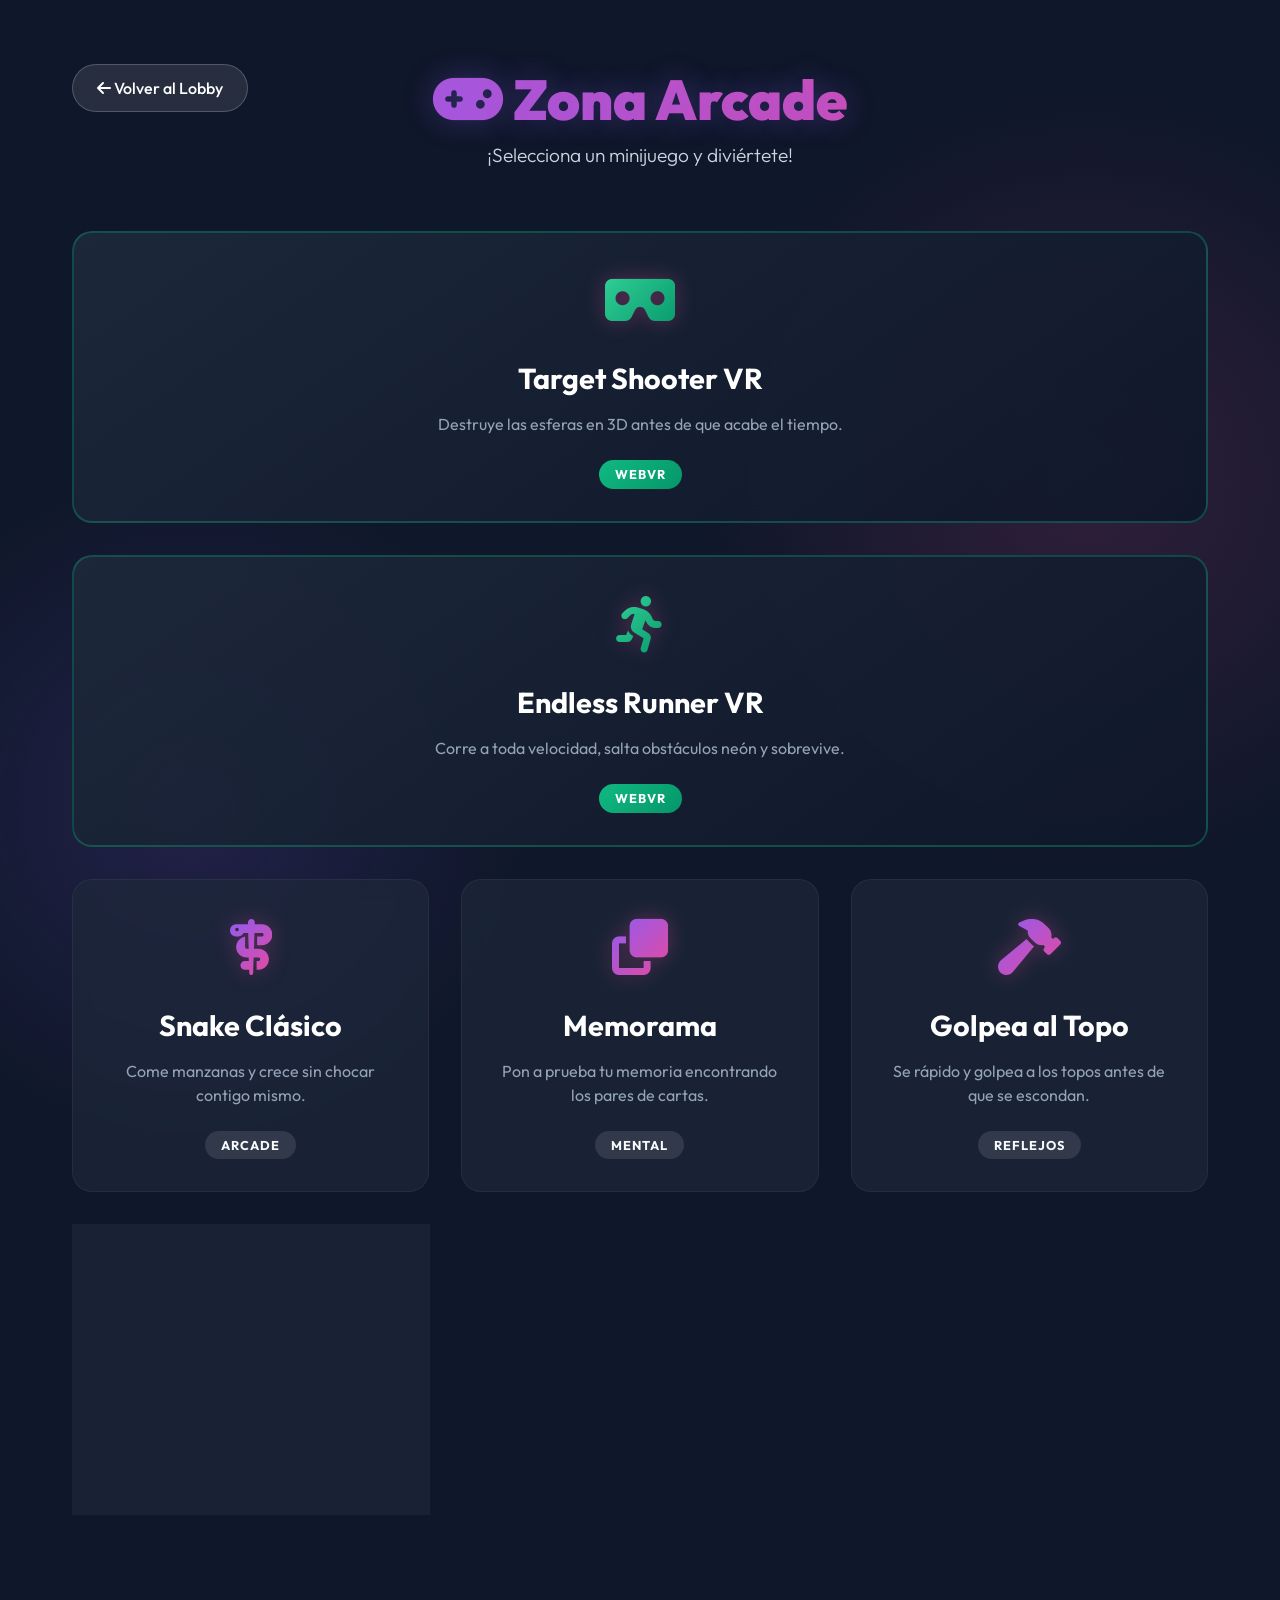
<file: html/Games.html>
<!DOCTYPE html>
<html lang="es">
<head>
    <meta charset="UTF-8">
    <meta name="viewport" content="width=device-width, initial-scale=1.0">
    <title>Arcade Hub - Minijuegos</title>
    <link rel="stylesheet" href="../css/Games.css">
    <!-- Google Fonts -->
    <link href="https://fonts.googleapis.com/css2?family=Outfit:wght@300;500;700;900&display=swap" rel="stylesheet">
    <!-- Font Awesome for Icons -->
    <link rel="stylesheet" href="https://cdnjs.cloudflare.com/ajax/libs/font-awesome/6.4.0/css/all.min.css">
</head>
<body>
    <div class="stars-bg"></div>

    <header class="hub-header">
        <button class="back-btn" onclick="window.location.href='lobby.html'">
            <i class="fa-solid fa-arrow-left"></i> Volver al Lobby
        </button>
        <h1><i class="fa-solid fa-gamepad"></i> Zona Arcade</h1>
        <p>¡Selecciona un minijuego y diviértete!</p>
    </header>

    <main class="games-container">
        <!-- Game 1: VR Shooter -->
        <div class="game-card vr-card" onclick="openGame('minigame_vr.html')">
            <div class="card-icon"><i class="fa-solid fa-vr-cardboard"></i></div>
            <h2>Target Shooter VR</h2>
            <p>Destruye las esferas en 3D antes de que acabe el tiempo.</p>
            <span class="tag vr-tag">WebVR</span>
        </div>

        <!-- Game 1.5: VR Endless Runner -->
        <div class="game-card vr-card" onclick="openGame('minigame_vr_runner.html')">
            <div class="card-icon"><i class="fa-solid fa-person-running"></i></div>
            <h2>Endless Runner VR</h2>
            <p>Corre a toda velocidad, salta obstáculos neón y sobrevive.</p>
            <span class="tag vr-tag">WebVR</span>
        </div>

        <!-- Game 2: Snake -->
        <div class="game-card" onclick="openGame('minigame_snake.html')">
            <div class="card-icon"><i class="fa-solid fa-staff-snake"></i></div>
            <h2>Snake Clásico</h2>
            <p>Come manzanas y crece sin chocar contigo mismo.</p>
            <span class="tag">Arcade</span>
        </div>

        <!-- Game 3: Memorama -->
        <div class="game-card" onclick="openGame('minigame_memory.html')">
            <div class="card-icon"><i class="fa-solid fa-clone"></i></div>
            <h2>Memorama</h2>
            <p>Pon a prueba tu memoria encontrando los pares de cartas.</p>
            <span class="tag">Mental</span>
        </div>

        <!-- Game 4: Whack a Mole -->
        <div class="game-card" onclick="openGame('minigame_whack.html')">
            <div class="card-icon"><i class="fa-solid fa-hammer"></i></div>
            <h2>Golpea al Topo</h2>
            <p>Se rápido y golpea a los topos antes de que se escondan.</p>
            <span class="tag">Reflejos</span>
        </div>

        <!-- Game 5: Tic Tac Toe -->
        <div class="game-card" onclick="openGame('minigame_tictactoe.html')">
            <div class="card-icon"><i class="fa-solid fa-xmarks-lines"></i></div>
            <h2>Tic Tac Toe</h2>
            <p>El clásico juego del Gato. ¡Intenta ganar!</p>
            <span class="tag">Estrategia</span>
        </div>
    </main>

    <script src="../js/Games.js"></script>
</body>
</html>
</file>
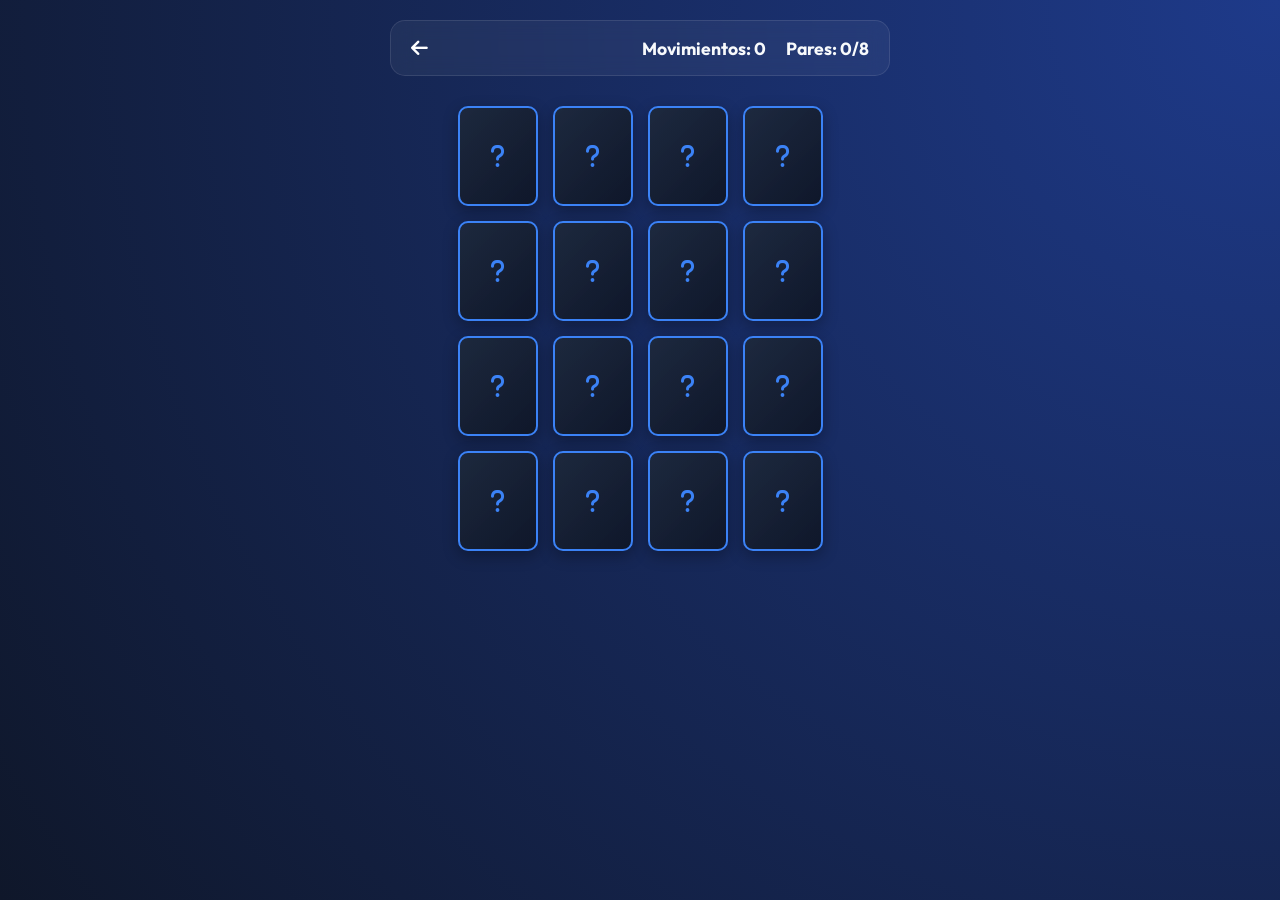
<file: html/minigame_memory.html>
<!DOCTYPE html>
<html lang="es">
<head>
    <meta charset="UTF-8">
    <meta name="viewport" content="width=device-width, initial-scale=1.0">
    <title>Memorama</title>
    <!-- Google Fonts -->
    <link href="https://fonts.googleapis.com/css2?family=Outfit:wght@400;700&display=swap" rel="stylesheet">
    <!-- Font Awesome -->
    <link rel="stylesheet" href="https://cdnjs.cloudflare.com/ajax/libs/font-awesome/6.4.0/css/all.min.css">
    <style>
        :root {
            --bg-dark: #0f172a;
            --primary: #3b82f6;
            --secondary: #60a5fa;
            --card-back: rgba(30, 41, 59, 0.9);
            --card-front: #fff;
            --text-light: #f8fafc;
        }

        * {
            margin: 0;
            padding: 0;
            box-sizing: border-box;
            font-family: 'Outfit', sans-serif;
        }

        body {
            background-color: var(--bg-dark);
            color: var(--text-light);
            display: flex;
            flex-direction: column;
            align-items: center;
            min-height: 100vh;
            background: radial-gradient(circle at top right, #1e3a8a 0%, #0f172a 100%);
            padding: 20px;
        }

        .header {
            display: flex;
            justify-content: space-between;
            align-items: center;
            width: 100%;
            max-width: 500px;
            margin-bottom: 30px;
            background: rgba(255,255,255,0.05);
            padding: 15px 20px;
            border-radius: 15px;
            border: 1px solid rgba(255,255,255,0.1);
            backdrop-filter: blur(10px);
        }

        .back-btn {
            background: transparent;
            color: white;
            border: none;
            cursor: pointer;
            font-size: 1.2rem;
            transition: color 0.3s;
        }

        .back-btn:hover { color: var(--primary); }

        .stats {
            display: flex;
            gap: 20px;
            font-size: 1.1rem;
            font-weight: 700;
        }

        .grid {
            display: grid;
            grid-template-columns: repeat(4, 80px);
            grid-template-rows: repeat(4, 100px);
            gap: 15px;
            perspective: 1000px;
        }

        @media (max-width: 400px) {
            .grid {
                grid-template-columns: repeat(4, 70px);
                grid-template-rows: repeat(4, 90px);
                gap: 10px;
            }
        }

        .card {
            position: relative;
            transform-style: preserve-3d;
            transition: transform 0.6s cubic-bezier(0.175, 0.885, 0.32, 1.275);
            cursor: pointer;
            border-radius: 10px;
            box-shadow: 0 5px 15px rgba(0,0,0,0.3);
        }

        .card.flipped { transform: rotateY(180deg); }
        .card.matched { transform: rotateY(180deg) scale(0.95); opacity: 0.8; cursor: default; }

        .card-face {
            position: absolute;
            width: 100%;
            height: 100%;
            backface-visibility: hidden;
            display: flex;
            justify-content: center;
            align-items: center;
            border-radius: 10px;
            font-size: 2.5rem;
        }

        .card-back {
            background: linear-gradient(135deg, var(--card-back), #0f172a);
            border: 2px solid var(--primary);
            color: var(--primary);
            font-size: 1.5rem;
        }

        .card-front {
            background: var(--card-front);
            transform: rotateY(180deg);
            border: 2px solid #fff;
        }

        #game-over {
            position: fixed;
            top: 50%;
            left: 50%;
            transform: translate(-50%, -50%);
            background: rgba(30, 41, 59, 0.95);
            padding: 40px;
            border-radius: 20px;
            text-align: center;
            border: 2px solid var(--primary);
            display: none;
            backdrop-filter: blur(10px);
            z-index: 10;
        }

        #game-over h2 { color: var(--secondary); margin-bottom: 10px; font-size: 2.5rem;}
        #game-over p { margin-bottom: 20px; font-size: 1.2rem;}

        .btn {
            background: linear-gradient(135deg, var(--primary), var(--secondary));
            color: #fff;
            border: none;
            padding: 10px 25px;
            font-size: 1.1rem;
            font-weight: bold;
            border-radius: 50px;
            cursor: pointer;
            transition: transform 0.2s;
        }

        .btn:hover { transform: scale(1.05); }

    </style>
</head>
<body>

    <div class="header">
        <button class="back-btn" onclick="window.location.href='Games.html'">
            <i class="fa-solid fa-arrow-left"></i>
        </button>
        <div class="stats">
            <div>Movimientos: <span id="moves">0</span></div>
            <div>Pares: <span id="pairs">0</span>/8</div>
        </div>
    </div>

    <div class="grid" id="grid">
        <!-- Cards will be generated by JS -->
    </div>

    <div id="game-over">
        <h2>¡Felicidades!</h2>
        <p>Completaste el juego en <span id="final-moves">0</span> movimientos.</p>
        <button class="btn" onclick="initGame()">Jugar de Nuevo</button>
    </div>

    <script>
        const gridElement = document.getElementById('grid');
        const movesSpan = document.getElementById('moves');
        const pairsSpan = document.getElementById('pairs');
        const gameOverScreen = document.getElementById('game-over');
        const finalMovesSpan = document.getElementById('final-moves');

        // Emojis for the cards
        const items = ['🐶', '🐱', '🐭', '🐹', '🐰', '🦊', '🐻', '🐼'];
        let cards = [];
        let hasFlippedCard = false;
        let lockBoard = false;
        let firstCard, secondCard;
        let moves = 0;
        let matchedPairs = 0;

        function initGame() {
            gridElement.innerHTML = '';
            moves = 0;
            matchedPairs = 0;
            movesSpan.innerText = moves;
            pairsSpan.innerText = matchedPairs;
            gameOverScreen.style.display = 'none';
            hasFlippedCard = false;
            lockBoard = false;
            firstCard = null;
            secondCard = null;

            // Create pairs and shuffle
            cards = [...items, ...items];
            cards.sort(() => 0.5 - Math.random());

            // Create HTML elements
            cards.forEach(item => {
                const card = document.createElement('div');
                card.classList.add('card');
                card.dataset.item = item;

                card.innerHTML = `
                    <div class="card-face card-back"><i class="fa-solid fa-question"></i></div>
                    <div class="card-face card-front">${item}</div>
                `;

                card.addEventListener('click', flipCard);
                gridElement.appendChild(card);
            });
        }

        function flipCard() {
            if (lockBoard) return;
            if (this === firstCard) return;

            this.classList.add('flipped');

            if (!hasFlippedCard) {
                // First click
                hasFlippedCard = true;
                firstCard = this;
                return;
            }

            // Second click
            secondCard = this;
            moves++;
            movesSpan.innerText = moves;

            checkForMatch();
        }

        function checkForMatch() {
            let isMatch = firstCard.dataset.item === secondCard.dataset.item;

            isMatch ? disableCards() : unflipCards();
        }

        function disableCards() {
            firstCard.classList.add('matched');
            secondCard.classList.add('matched');
            firstCard.removeEventListener('click', flipCard);
            secondCard.removeEventListener('click', flipCard);

            matchedPairs++;
            pairsSpan.innerText = matchedPairs;

            if (matchedPairs === items.length) {
                setTimeout(() => {
                    finalMovesSpan.innerText = moves;
                    gameOverScreen.style.display = 'block';
                }, 500);
            }

            resetBoard();
        }

        function unflipCards() {
            lockBoard = true;

            setTimeout(() => {
                firstCard.classList.remove('flipped');
                secondCard.classList.remove('flipped');
                resetBoard();
            }, 1000);
        }

        function resetBoard() {
            [hasFlippedCard, lockBoard] = [false, false];
            [firstCard, secondCard] = [null, null];
        }

        // Start the game on load
        initGame();
    </script>
</body>
</html>
</file>
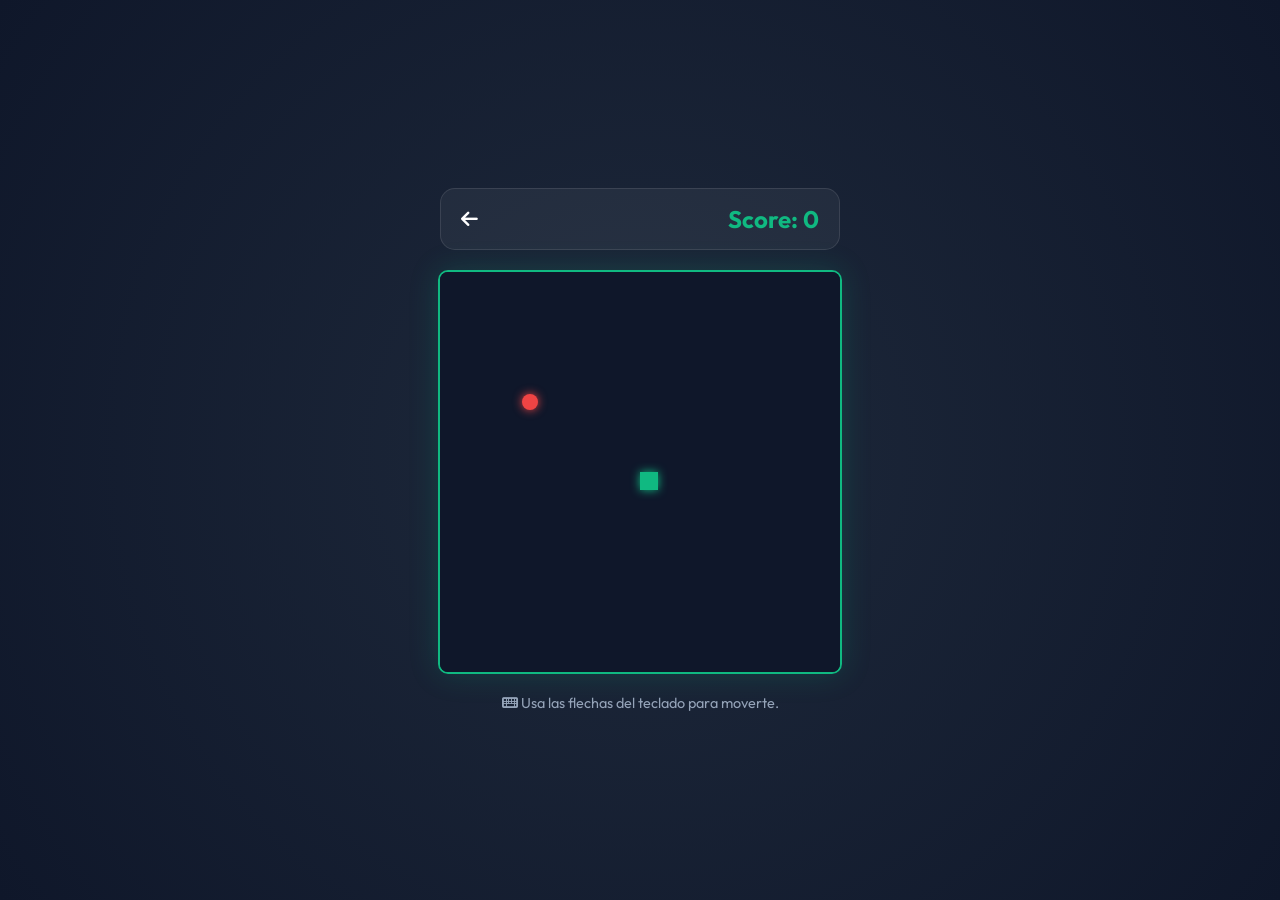
<file: html/minigame_snake.html>
<!DOCTYPE html>
<html lang="es">
<head>
    <meta charset="UTF-8">
    <meta name="viewport" content="width=device-width, initial-scale=1.0">
    <title>Snake Classic</title>
    <!-- Google Fonts -->
    <link href="https://fonts.googleapis.com/css2?family=Outfit:wght@400;700&display=swap" rel="stylesheet">
    <!-- Font Awesome -->
    <link rel="stylesheet" href="https://cdnjs.cloudflare.com/ajax/libs/font-awesome/6.4.0/css/all.min.css">
    <style>
        :root {
            --bg-dark: #0f172a;
            --primary: #10b981;
            --secondary: #34d399;
            --text-light: #f8fafc;
        }

        * {
            margin: 0;
            padding: 0;
            box-sizing: border-box;
            font-family: 'Outfit', sans-serif;
        }

        body {
            background-color: var(--bg-dark);
            color: var(--text-light);
            display: flex;
            flex-direction: column;
            align-items: center;
            justify-content: center;
            min-height: 100vh;
            background: radial-gradient(circle at center, #1e293b 0%, #0f172a 100%);
        }

        .header {
            display: flex;
            justify-content: space-between;
            align-items: center;
            width: 100%;
            max-width: 400px;
            margin-bottom: 20px;
            background: rgba(255,255,255,0.05);
            padding: 15px 20px;
            border-radius: 15px;
            border: 1px solid rgba(255,255,255,0.1);
        }

        .back-btn {
            background: transparent;
            color: white;
            border: none;
            cursor: pointer;
            font-size: 1.2rem;
            transition: color 0.3s;
        }

        .back-btn:hover { color: var(--primary); }

        .score-board {
            font-size: 1.5rem;
            font-weight: 700;
            color: var(--primary);
        }

        canvas {
            background-color: rgba(15, 23, 42, 0.8);
            border: 2px solid var(--primary);
            border-radius: 10px;
            box-shadow: 0 0 30px rgba(16, 185, 129, 0.2);
        }

        .controls {
            margin-top: 20px;
            text-align: center;
            color: #94a3b8;
            font-size: 0.9rem;
        }

        #game-over {
            position: absolute;
            top: 50%;
            left: 50%;
            transform: translate(-50%, -50%);
            background: rgba(30, 41, 59, 0.95);
            padding: 40px;
            border-radius: 20px;
            text-align: center;
            border: 2px solid var(--primary);
            display: none;
            backdrop-filter: blur(10px);
        }

        #game-over h2 { color: #f87171; margin-bottom: 10px; font-size: 2.5rem;}
        #game-over p { margin-bottom: 20px; font-size: 1.2rem;}

        .btn {
            background: linear-gradient(135deg, var(--primary), var(--secondary));
            color: #0f172a;
            border: none;
            padding: 10px 25px;
            font-size: 1.1rem;
            font-weight: bold;
            border-radius: 50px;
            cursor: pointer;
            transition: transform 0.2s;
        }

        .btn:hover { transform: scale(1.05); }

    </style>
</head>
<body>

    <div class="header">
        <button class="back-btn" onclick="window.location.href='Games.html'">
            <i class="fa-solid fa-arrow-left"></i>
        </button>
        <div class="score-board">Score: <span id="score">0</span></div>
    </div>

    <canvas id="gameCanvas" width="400" height="400"></canvas>

    <div class="controls">
        <p><i class="fa-solid fa-keyboard"></i> Usa las flechas del teclado para moverte.</p>
    </div>

    <div id="game-over">
        <h2>Game Over!</h2>
        <p>Lograste <span id="final-score">0</span> puntos.</p>
        <button class="btn" onclick="resetGame()">Jugar de Nuevo</button>
    </div>

    <script>
        const canvas = document.getElementById("gameCanvas");
        const ctx = canvas.getContext("2d");
        const scoreSpan = document.getElementById("score");
        const gameOverScreen = document.getElementById("game-over");
        const finalScoreSpan = document.getElementById("final-score");

        const gridSize = 20;
        const tileCount = canvas.width / gridSize;

        let velocityX = 0;
        let velocityY = 0;
        let snake = [];
        let snakeLength = 3;
        let appleX = 15;
        let appleY = 15;
        let score = 0;
        let gameLoop;
        let isGameOver = false;

        function init() {
            snake = [];
            for (let i = 0; i < snakeLength; i++) {
                snake.push({ x: 10, y: 10 });
            }
            appleX = Math.floor(Math.random() * tileCount);
            appleY = Math.floor(Math.random() * tileCount);
        }

        function drawGame() {
            if(isGameOver) return;

            // Move snake
            let headX = snake[0].x + velocityX;
            let headY = snake[0].y + velocityY;

            // Wall Collision
            if (headX < 0 || headX >= tileCount || headY < 0 || headY >= tileCount) {
                gameOver();
                return;
            }

            // Self Collision (only check if moving)
            if(velocityX !== 0 || velocityY !== 0) {
                for (let i = 0; i < snake.length; i++) {
                    if (headX === snake[i].x && headY === snake[i].y) {
                        gameOver();
                        return;
                    }
                }
            }

            snake.unshift({ x: headX, y: headY });

            // Eat apple
            if (headX === appleX && headY === appleY) {
                score += 10;
                scoreSpan.innerText = score;
                appleX = Math.floor(Math.random() * tileCount);
                appleY = Math.floor(Math.random() * tileCount);
            } else {
                snake.pop(); // remove tail if didn't eat
            }

            // Draw Background
            ctx.fillStyle = "rgba(15, 23, 42, 1)";
            ctx.fillRect(0, 0, canvas.width, canvas.height);

            // Draw Apple
            ctx.fillStyle = "#ef4444";
            ctx.shadowBlur = 10;
            ctx.shadowColor = "#ef4444";
            ctx.beginPath();
            ctx.arc(appleX * gridSize + gridSize/2, appleY * gridSize + gridSize/2, gridSize/2.5, 0, Math.PI * 2);
            ctx.fill();
            ctx.shadowBlur = 0; // reset

            // Draw Snake
            for (let i = 0; i < snake.length; i++) {
                ctx.fillStyle = (i === 0) ? "#34d399" : "#10b981";
                if(i === 0) {
                    ctx.shadowBlur = 10;
                    ctx.shadowColor = "#10b981";
                } else {
                    ctx.shadowBlur = 0;
                }
                ctx.fillRect(snake[i].x * gridSize, snake[i].y * gridSize, gridSize - 2, gridSize - 2);
            }
        }

        function gameOver() {
            isGameOver = true;
            clearInterval(gameLoop);
            finalScoreSpan.innerText = score;
            gameOverScreen.style.display = "block";
        }

        function resetGame() {
            score = 0;
            scoreSpan.innerText = score;
            velocityX = 0;
            velocityY = 0;
            snakeLength = 3;
            isGameOver = false;
            gameOverScreen.style.display = "none";
            init();
            gameLoop = setInterval(drawGame, 1000 / 10); // 10 fps
        }

        document.addEventListener("keydown", (e) => {
            // Prevent scrolling with arrows
            if(["ArrowUp","ArrowDown","ArrowLeft","ArrowRight"," "].indexOf(e.code) > -1) {
                e.preventDefault();
            }

            // Start movement if stopped
            if(velocityX === 0 && velocityY === 0 && !isGameOver) {
                if(e.key === "ArrowUp") { velocityY = -1; velocityX = 0; }
                else if(e.key === "ArrowDown") { velocityY = 1; velocityX = 0; }
                else if(e.key === "ArrowLeft") { velocityX = -1; velocityY = 0; }
                else if(e.key === "ArrowRight") { velocityX = 1; velocityY = 0; }
                return;
            }

            if (e.key === "ArrowUp" && velocityY !== 1) { velocityY = -1; velocityX = 0; }
            if (e.key === "ArrowDown" && velocityY !== -1) { velocityY = 1; velocityX = 0; }
            if (e.key === "ArrowLeft" && velocityX !== 1) { velocityX = -1; velocityY = 0; }
            if (e.key === "ArrowRight" && velocityX !== -1) { velocityX = 1; velocityY = 0; }
        });

        init();
        gameLoop = setInterval(drawGame, 1000 / 10);
    </script>
</body>
</html>
</file>
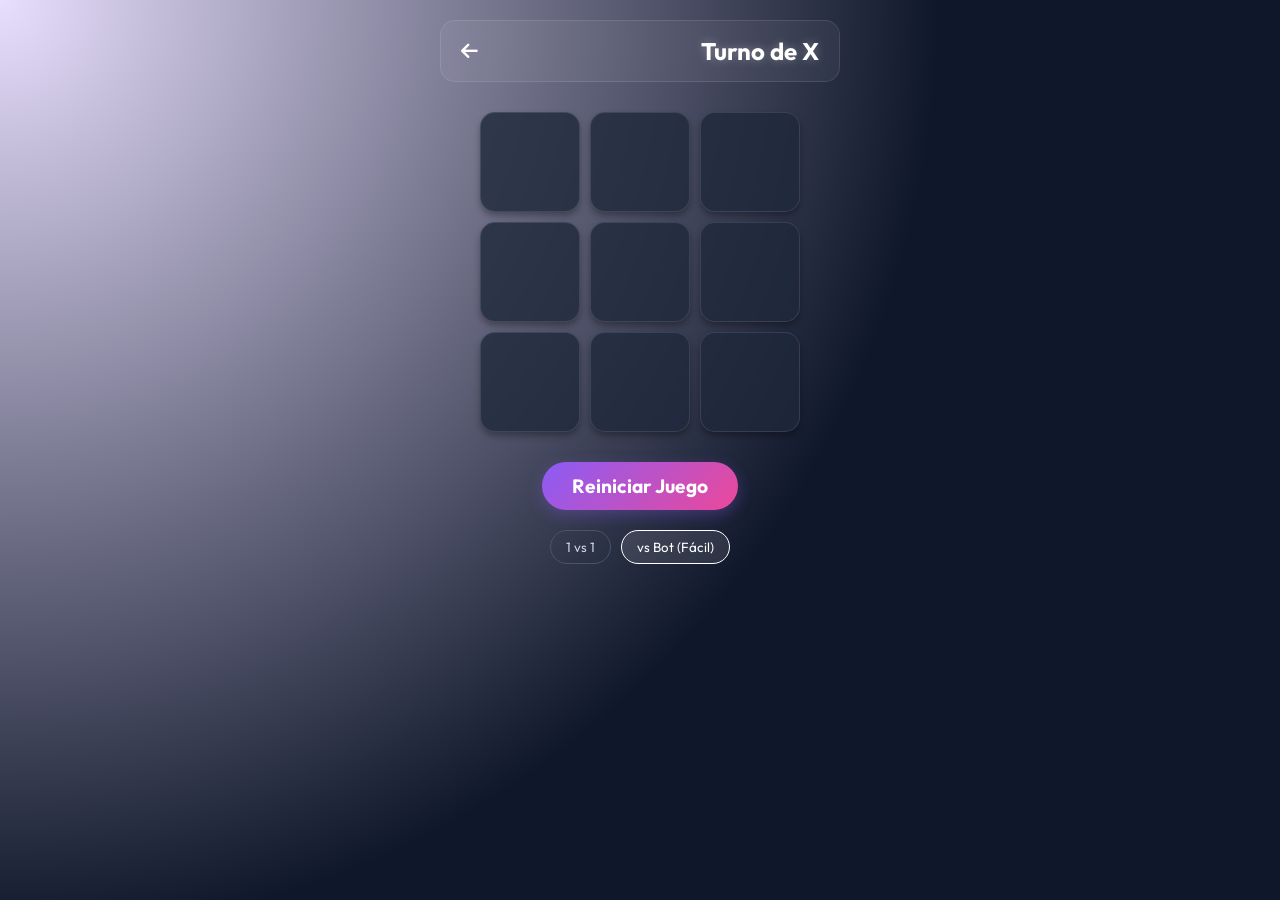
<file: html/minigame_tictactoe.html>
<!DOCTYPE html>
<html lang="es">
<head>
    <meta charset="UTF-8">
    <meta name="viewport" content="width=device-width, initial-scale=1.0">
    <title>Tic-Tac-Toe</title>
    <!-- Google Fonts -->
    <link href="https://fonts.googleapis.com/css2?family=Outfit:wght@400;700;900&display=swap" rel="stylesheet">
    <!-- Font Awesome -->
    <link rel="stylesheet" href="https://cdnjs.cloudflare.com/ajax/libs/font-awesome/6.4.0/css/all.min.css">
    <style>
        :root {
            --bg-dark: #0f172a;
            --primary: #ec4899;
            --secondary: #8b5cf6;
            --x-color: #ec4899;
            --o-color: #38bdf8;
            --text-light: #f8fafc;
        }

        * { margin: 0; padding: 0; box-sizing: border-box; font-family: 'Outfit', sans-serif; }

        body {
            background-color: var(--bg-dark);
            color: var(--text-light);
            display: flex;
            flex-direction: column;
            align-items: center;
            min-height: 100vh;
            background: radial-gradient(circle at top left, rgba(139, 92, 246, 0.2) 0%, #0f172a 60%);
            padding: 20px;
        }

        .header {
            display: flex;
            justify-content: space-between;
            align-items: center;
            width: 100%;
            max-width: 400px;
            margin-bottom: 30px;
            background: rgba(255,255,255,0.05);
            padding: 15px 20px;
            border-radius: 15px;
            border: 1px solid rgba(255,255,255,0.1);
            backdrop-filter: blur(10px);
        }

        .back-btn { background: transparent; color: white; border: none; cursor: pointer; font-size: 1.2rem; transition: color 0.3s; }
        .back-btn:hover { color: var(--primary); }

        .status { font-size: 1.5rem; font-weight: 700; color: #fff; text-shadow: 0 0 10px rgba(255,255,255,0.3); }

        .board {
            display: grid;
            grid-template-columns: repeat(3, 100px);
            grid-template-rows: repeat(3, 100px);
            gap: 10px;
            margin-bottom: 30px;
        }

        @media (max-width: 400px) {
            .board {
                grid-template-columns: repeat(3, 80px);
                grid-template-rows: repeat(3, 80px);
            }
        }

        .cell {
            background: rgba(30, 41, 59, 0.8);
            border: 1px solid rgba(255,255,255,0.1);
            border-radius: 15px;
            display: flex;
            justify-content: center;
            align-items: center;
            font-size: 4rem;
            font-weight: 900;
            cursor: pointer;
            transition: all 0.2s;
            box-shadow: 0 4px 6px rgba(0,0,0,0.3);
        }

        .cell:hover { background: rgba(51, 65, 85, 0.8); }

        .cell.x { color: var(--x-color); text-shadow: 0 0 20px rgba(236, 72, 153, 0.5); }
        .cell.o { color: var(--o-color); text-shadow: 0 0 20px rgba(56, 189, 248, 0.5); }

        .btn-restart {
            background: linear-gradient(135deg, var(--secondary), var(--primary));
            color: #fff;
            border: none;
            padding: 12px 30px;
            font-size: 1.2rem;
            font-weight: bold;
            border-radius: 50px;
            cursor: pointer;
            box-shadow: 0 5px 15px rgba(139, 92, 246, 0.3);
            transition: transform 0.2s;
        }

        .btn-restart:hover { transform: scale(1.05); }

        /* Modes */
        .controls {
            margin-top: 20px;
            display: flex;
            gap: 10px;
        }

        .mode-btn {
            background: transparent;
            color: #cbd5e1;
            border: 1px solid #475569;
            padding: 8px 15px;
            border-radius: 20px;
            cursor: pointer;
            transition: all 0.3s;
        }

        .mode-btn.active {
            background: rgba(255,255,255,0.1);
            color: white;
            border-color: white;
        }

    </style>
</head>
<body>

    <div class="header">
        <button class="back-btn" onclick="window.location.href='Games.html'">
            <i class="fa-solid fa-arrow-left"></i>
        </button>
        <div class="status" id="statusText">Turno de X</div>
    </div>

    <div class="board" id="board">
        <div class="cell" cellIndex="0"></div>
        <div class="cell" cellIndex="1"></div>
        <div class="cell" cellIndex="2"></div>
        <div class="cell" cellIndex="3"></div>
        <div class="cell" cellIndex="4"></div>
        <div class="cell" cellIndex="5"></div>
        <div class="cell" cellIndex="6"></div>
        <div class="cell" cellIndex="7"></div>
        <div class="cell" cellIndex="8"></div>
    </div>

    <button class="btn-restart" id="restartBtn">Reiniciar Juego</button>

    <div class="controls">
        <button class="mode-btn" id="btn-pvp" onclick="setMode('pvp')">1 vs 1</button>
        <button class="mode-btn active" id="btn-bot" onclick="setMode('bot')">vs Bot (Fácil)</button>
    </div>

    <script>
        const cells = document.querySelectorAll('.cell');
        const statusText = document.getElementById('statusText');
        const restartBtn = document.getElementById('restartBtn');
        const winConditions = [
            [0, 1, 2], [3, 4, 5], [6, 7, 8], // rows
            [0, 3, 6], [1, 4, 7], [2, 5, 8], // cols
            [0, 4, 8], [2, 4, 6]             // diagonals
        ];

        let options = ["", "", "", "", "", "", "", "", ""];
        let currentPlayer = "X";
        let running = false;
        let gameMode = "bot"; // pvp or bot

        function initGame() {
            cells.forEach(cell => cell.addEventListener("click", cellClicked));
            restartBtn.addEventListener("click", restartGame);
            statusText.textContent = `Turno de ${currentPlayer}`;
            running = true;
        }

        function setMode(mode) {
            gameMode = mode;
            document.getElementById('btn-pvp').classList.remove('active');
            document.getElementById('btn-bot').classList.remove('active');
            document.getElementById(`btn-${mode}`).classList.add('active');
            restartGame();
        }

        function cellClicked() {
            const cellIndex = this.getAttribute("cellIndex");

            if (options[cellIndex] !== "" || !running) {
                return;
            }

            updateCell(this, cellIndex);
            checkWinner();

            if (running && gameMode === "bot" && currentPlayer === "O") {
                setTimeout(botMove, 500); // slight delay for bot
            }
        }

        function updateCell(cell, index) {
            options[index] = currentPlayer;
            cell.textContent = currentPlayer;
            cell.classList.add(currentPlayer.toLowerCase());
        }

        function changePlayer() {
            currentPlayer = (currentPlayer === "X") ? "O" : "X";
            statusText.textContent = `Turno de ${currentPlayer}`;
        }

        function botMove() {
            // Very simple bot: picks random empty cell
            let emptyCells = [];
            for (let i = 0; i < options.length; i++) {
                if (options[i] === "") emptyCells.push(i);
            }

            if (emptyCells.length > 0 && running) {
                let randomIndex = emptyCells[Math.floor(Math.random() * emptyCells.length)];
                let cell = document.querySelector(`.cell[cellIndex="${randomIndex}"]`);
                updateCell(cell, randomIndex);
                checkWinner();
            }
        }

        function checkWinner() {
            let roundWon = false;

            for (let i = 0; i < winConditions.length; i++) {
                const condition = winConditions[i];
                const cellA = options[condition[0]];
                const cellB = options[condition[1]];
                const cellC = options[condition[2]];

                if (cellA === "" || cellB === "" || cellC === "") {
                    continue;
                }
                if (cellA === cellB && cellB === cellC) {
                    roundWon = true;
                    break;
                }
            }

            if (roundWon) {
                statusText.textContent = `¡${currentPlayer} GANA!`;
                running = false;
            } else if (!options.includes("")) {
                statusText.textContent = `¡Empate!`;
                running = false;
            } else {
                changePlayer();
            }
        }

        function restartGame() {
            currentPlayer = "X";
            options = ["", "", "", "", "", "", "", "", ""];
            statusText.textContent = `Turno de ${currentPlayer}`;
            cells.forEach(cell => {
                cell.textContent = "";
                cell.classList.remove("x", "o");
            });
            running = true;
        }

        initGame();
    </script>
</body>
</html>
</file>
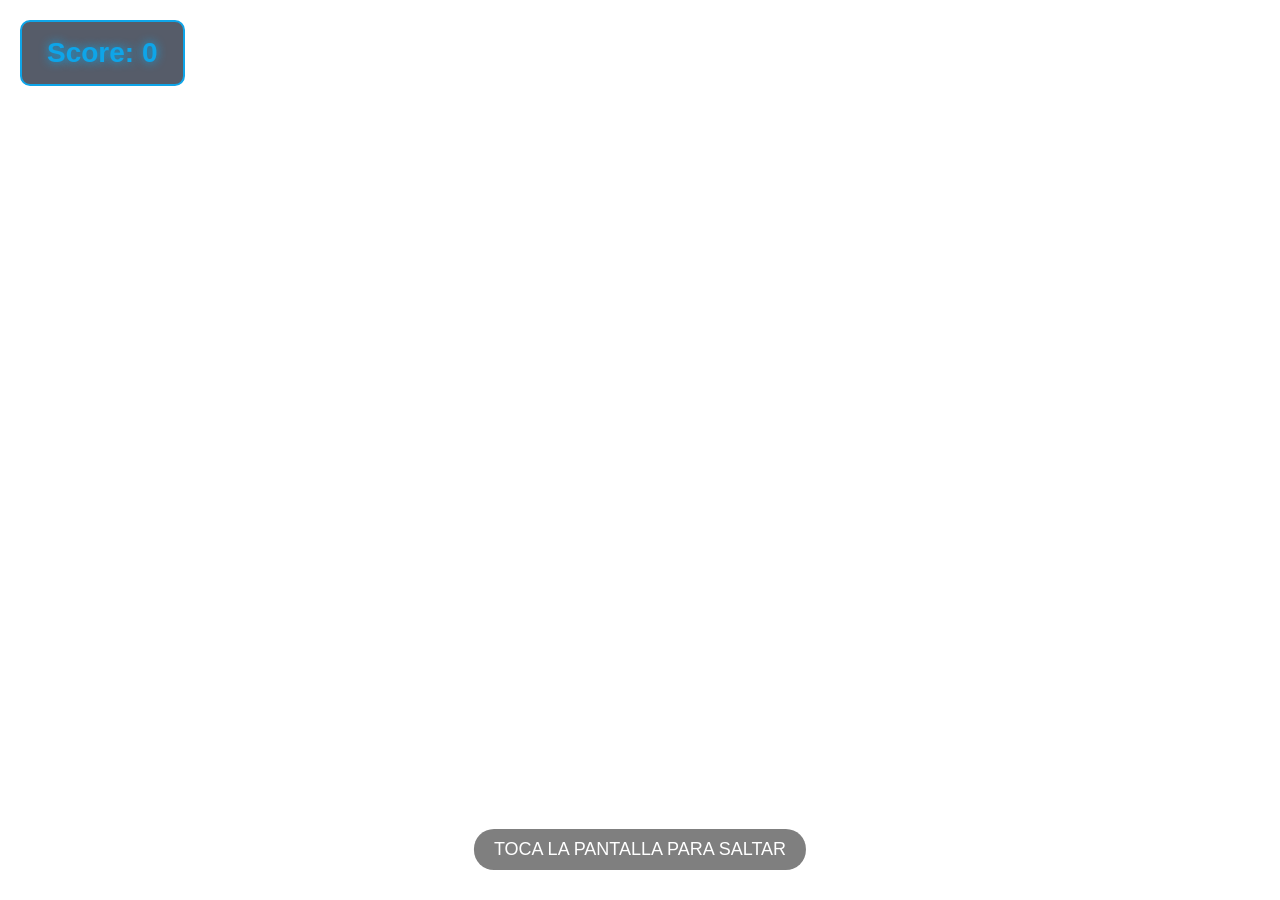
<file: html/minigame_vr_runner.html>
<!DOCTYPE html>
<html>
  <head>
    <meta charset="utf-8">
    <title>VR Endless Runner</title>
    <meta name="viewport" content="width=device-width, initial-scale=1.0">
    <script src="https://aframe.io/releases/1.4.0/aframe.min.js"></script>
    <style>
      #ui-container {
        position: absolute;
        top: 20px;
        left: 20px;
        z-index: 999;
        color: white;
        font-family: 'Segoe UI', Tahoma, Geneva, Verdana, sans-serif;
        background: rgba(15, 23, 42, 0.7);
        padding: 15px 25px;
        border-radius: 10px;
        border: 2px solid #0ea5e9;
        pointer-events: none; /* Let clicks pass through to A-Frame */
        backdrop-filter: blur(5px);
      }
      #score { font-size: 28px; font-weight: bold; color: #0ea5e9; text-shadow: 0 0 10px #0ea5e9; }
      
      #instructions {
        position: absolute;
        bottom: 30px;
        left: 50%;
        transform: translateX(-50%);
        color: #fff;
        background: rgba(0,0,0,0.5);
        padding: 10px 20px;
        border-radius: 20px;
        font-family: sans-serif;
        font-size: 18px;
        pointer-events: none;
        z-index: 999;
      }

      #game-over {
        position: absolute;
        top: 50%;
        left: 50%;
        transform: translate(-50%, -50%);
        background: rgba(15, 23, 42, 0.95);
        padding: 40px;
        border-radius: 20px;
        border: 3px solid #ef4444;
        text-align: center;
        color: white;
        font-family: sans-serif;
        z-index: 1000;
        display: none;
        box-shadow: 0 0 30px rgba(239, 68, 68, 0.5);
      }
      #game-over h1 { margin-top: 0; color: #ef4444; text-transform: uppercase; letter-spacing: 2px; text-shadow: 0 0 15px #ef4444; }
      #final-score { font-size: 24px; font-weight: bold; margin: 20px 0; }
      .btn {
        background: #0ea5e9;
        color: #fff;
        border: none;
        padding: 12px 24px;
        font-size: 18px;
        font-weight: bold;
        border-radius: 8px;
        cursor: pointer;
        margin-top: 15px;
        text-decoration: none;
        display: inline-block;
        transition: transform 0.2s, background 0.2s;
        box-shadow: 0 0 15px #0ea5e9;
      }
      .btn:hover { background: #0284c7; transform: scale(1.05); }
      .btn-exit {
        background: #334155;
        box-shadow: none;
        margin-left: 10px;
      }
      .btn-exit:hover { background: #1e293b; }
    </style>
  </head>
  <body>
    
    <div id="ui-container">
      <div id="score">Score: 0</div>
    </div>
    
    <div id="instructions">
      TOCA LA PANTALLA PARA SALTAR
    </div>

    <div id="game-over">
      <h1>¡Chocaste!</h1>
      <p id="final-score">Distancia recorrida: 0</p>
      <button class="btn" onclick="location.reload()">Reintentar</button>
      <a href="Games.html" class="btn btn-exit">Salir</a>
    </div>

    <script>
      AFRAME.registerComponent('runner-system', {
        schema: {},
        init: function () {
          this.score = 0;
          this.isGameOver = false;
          this.isJumping = false;
          this.speedMul = 1.0;
          this.spawnTimer = 0;
          this.obstacleSpeed = 15; // units per second (reduced from 40 so it's visible)
          this.nextSpawn = 1800; // ms
          
          this.scoreEl = document.getElementById('score');
          this.gameOverEl = document.getElementById('game-over');
          this.finalScoreEl = document.getElementById('final-score');
          this.player = document.getElementById('player');
          this.sceneEl = this.el;
          
          // Jump Listener (Click on scene / Screen Tap)
          window.addEventListener('click', this.jump.bind(this));
          window.addEventListener('touchstart', this.jump.bind(this));
          
          // Environment decorator spawners
          this.decorateTimer = 0;
        },
        
        jump: function(e) {
          if (this.isGameOver || this.isJumping) return;
          
          // Hide instructions on first jump
          const inst = document.getElementById('instructions');
          if(inst) inst.style.display = 'none';

          this.isJumping = true;
          
          // Quick vertical jump animation (up to Y=2.5, then back down)
          this.player.setAttribute('animation__jumpup', {
            property: 'position',
            to: '0 2.5 0',
            dur: 300,
            easing: 'easeOutQuad'
          });
          
          setTimeout(() => {
             // Fall down
             if(this.isGameOver) return;
             this.player.setAttribute('animation__jumpdown', {
               property: 'position',
               to: '0 0 0',
               dur: 250,
               easing: 'easeInQuad'
             });
             
             // Unlock jumping shortly after landing
             setTimeout(() => { this.isJumping = false; }, 260);
          }, 300);
        },

        endGame: function() {
          this.isGameOver = true;
          this.finalScoreEl.innerText = 'Puntuación: ' + Math.floor(this.score);
          this.gameOverEl.style.display = 'block';
          
          // Stop all obstacles
          let obstacles = document.querySelectorAll('.obstacle, .scenery');
          obstacles.forEach(el => {
              el.removeAttribute('animation');
          });
        },

        tick: function (time, timeDelta) {
          if (this.isGameOver) return;
          
          let dt = timeDelta / 1000; // Delta time in seconds
          
          // 1. Scoring & Speed increase
          this.score += 10 * dt * this.speedMul;
          this.scoreEl.innerText = "Score: " + Math.floor(this.score);
          
          this.speedMul += dt * 0.02; // Game gets slightly faster every second

          // 2. Obstacle Spawning
          this.spawnTimer += timeDelta;
          if (this.spawnTimer > this.nextSpawn / this.speedMul) {
            this.spawnTimer = 0;
            this.spawnObstacle();
            
            // Randomize next spawn time slightly between 1.0s and 2.5s base
            this.nextSpawn = Math.random() * 1500 + 1000;
          }
          
          // 3. Scenery Spawning (Neon walls flying by)
          this.decorateTimer += timeDelta;
          if (this.decorateTimer > 200 / this.speedMul) {
            this.decorateTimer = 0;
            this.spawnScenery();
          }

          // 4. Collision Detection
          let playerY = this.player.object3D.position.y;
          let obstacles = document.querySelectorAll('.obstacle');
          
          obstacles.forEach(obs => {
             let z = obs.object3D.position.z;
             // If obstacle is physically passing through the player
             if (z > -1.0 && z < 1.0) {
                // If player is not jumping high enough over a 1.2-unit block
                if (playerY < 1.2) {
                    this.endGame();
                }
             }
             // Cleanup if out of bounds
             if (z > 5) {
                 obs.parentNode.removeChild(obs);
             }
          });
          
          // Scenery cleanup
          let sceneries = document.querySelectorAll('.scenery');
          sceneries.forEach(sc => {
              if (sc.object3D.position.z > 5) {
                 sc.parentNode.removeChild(sc);
              }
          });
        },
        
        spawnObstacle: function() {
           let el = document.createElement('a-box');
           el.classList.add('obstacle');
           // Dimensions (Bigger for visibility)
           el.setAttribute('width', '3.5');
           el.setAttribute('height', '1.2');
           el.setAttribute('depth', '1');
           // Flat color to pop through the darkness
           el.setAttribute('color', '#ef4444');
           el.setAttribute('material', 'shader: flat; color: #ef4444');
           
           // Starting closer (Z = -40)
           el.setAttribute('position', '0 0.6 -40');

           // Animation towards player
           let dur = (45 / this.obstacleSpeed) * 1000 / this.speedMul;
           el.setAttribute('animation', `property: position; to: 0 0.6 5; dur: ${dur}; easing: linear;`);
           
           this.sceneEl.appendChild(el);
        },
        
        spawnScenery: function() {
           // Spawn decorative flying stripes on the sides
           let el = document.createElement('a-box');
           el.classList.add('scenery');
           let side = Math.random() > 0.5 ? 1 : -1;
           let xPos = side * (Math.random() * 5 + 4); // Between 4 and 9
           let yPos = Math.random() * 2 + 0.1;

           el.setAttribute('width', '0.2');
           el.setAttribute('height', '0.2');
           el.setAttribute('depth', '4');
           
           // Random Neon Colors
           const colors = ['#0ea5e9', '#ec4899', '#8b5cf6', '#10b981'];
           let c = colors[Math.floor(Math.random() * colors.length)];
           
           el.setAttribute('color', c);
           el.setAttribute('material', `shader: standard; emissive: ${c}; emissiveIntensity: 0.8`);
           el.setAttribute('position', `${xPos} ${yPos} -80`);

           let dur = (85 / this.obstacleSpeed) * 1000 / this.speedMul;
           el.setAttribute('animation', `property: position; to: ${xPos} ${yPos} 5; dur: ${dur}; easing: linear;`);
           
           this.sceneEl.appendChild(el);
        }
      });
    </script>

    <a-scene runner-system background="color: #020617" fog="type: exponential; color: #020617; density: 0.015">
      <!-- Ground Grid to simulate floor -->
      <a-grid position="0 0.1 0" scale="2 2 2"></a-grid>
      
      <!-- Better floor -->
      <a-plane position="0 0 -30" rotation="-90 0 0" width="100" height="100" 
               color="#0f172a" 
               material="metalness: 0.8; roughness: 0.2">
      </a-plane>

      <!-- Player rig, so we can jump the camera without resetting the VR look orientation -->
      <a-entity id="player" position="0 0 0">
        <!-- The active camera inside the rig -->
        <a-camera position="0 1.6 0" wasd-controls="enabled: false;" look-controls>
          <!-- Optional reticle for VR users to see absolute center -->
          <a-entity cursor="fuse: false;"
                    position="0 0 -1"
                    geometry="primitive: ring; radiusInner: 0.01; radiusOuter: 0.015"
                    material="color: #0ea5e9; shader: flat; opacity: 0.5">
          </a-entity>
        </a-camera>
      </a-entity>

      <!-- Ambient and directional lights -->
      <a-light type="ambient" color="#222"></a-light>
      <a-light type="directional" position="0 5 -5" intensity="0.5" color="#fff"></a-light>
      <a-light type="point" position="0 2 0" intensity="1.5" color="#0ea5e9"></a-light>
      
    </a-scene>

  </body>
</html>
</file>
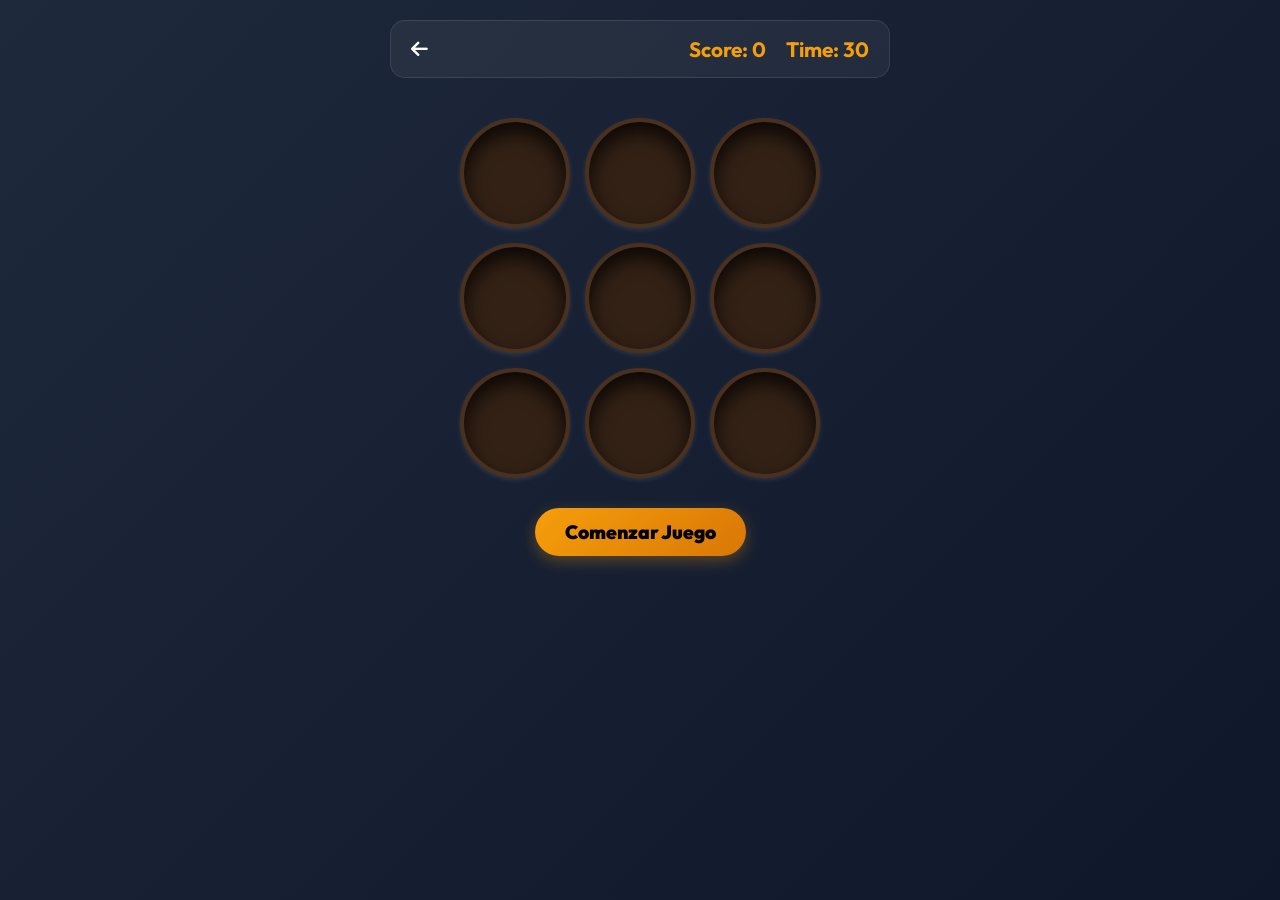
<file: html/minigame_whack.html>
<!DOCTYPE html>
<html lang="es">
<head>
    <meta charset="UTF-8">
    <meta name="viewport" content="width=device-width, initial-scale=1.0">
    <title>Whack-a-Mole</title>
    <!-- Google Fonts -->
    <link href="https://fonts.googleapis.com/css2?family=Outfit:wght@400;700;900&display=swap" rel="stylesheet">
    <!-- Font Awesome -->
    <link rel="stylesheet" href="https://cdnjs.cloudflare.com/ajax/libs/font-awesome/6.4.0/css/all.min.css">
    <style>
        :root {
            --bg-dark: #0f172a;
            --primary: #f59e0b;
            --secondary: #d97706;
            --text-light: #f8fafc;
        }

        * { margin: 0; padding: 0; box-sizing: border-box; font-family: 'Outfit', sans-serif; }

        body {
            background-color: var(--bg-dark);
            color: var(--text-light);
            display: flex;
            flex-direction: column;
            align-items: center;
            min-height: 100vh;
            background: linear-gradient(135deg, #1e293b 0%, #0f172a 100%);
            padding: 20px;
            cursor: url('data:image/svg+xml;utf8,<svg width="40" height="40" viewBox="0 0 24 24" fill="%23f59e0b" xmlns="http://www.w3.org/2000/svg"><path d="M21 10.5C21 16.299 16.299 21 10.5 21C4.70101 21 0 16.299 0 10.5C0 4.70101 4.70101 0 10.5 0C16.299 0 21 4.70101 21 10.5Z"/></svg>') 20 20, auto; /* Custom rough mallet cursor */
        }

        .header {
            display: flex;
            justify-content: space-between;
            align-items: center;
            width: 100%;
            max-width: 500px;
            margin-bottom: 20px;
            background: rgba(255,255,255,0.05);
            padding: 15px 20px;
            border-radius: 15px;
            border: 1px solid rgba(255,255,255,0.1);
        }

        .back-btn { background: transparent; color: white; border: none; cursor: pointer; font-size: 1.2rem; transition: color 0.3s; }
        .back-btn:hover { color: var(--primary); }

        .stats { display: flex; gap: 20px; font-size: 1.3rem; font-weight: 700; color: var(--primary); }

        .game-board {
            display: grid;
            grid-template-columns: repeat(3, 110px);
            grid-template-rows: repeat(3, 110px);
            gap: 15px;
            margin-top: 20px;
        }

        @media (max-width: 400px) {
            .game-board {
                grid-template-columns: repeat(3, 90px);
                grid-template-rows: repeat(3, 90px);
            }
        }

        .hole {
            background-color: #332115;
            border-radius: 50%;
            position: relative;
            overflow: hidden;
            box-shadow: inset 0 10px 20px rgba(0,0,0,0.8), 0 2px 5px rgba(255,255,255,0.1);
            border: 4px solid #4a301e;
        }

        .mole {
            width: 80%;
            height: 80%;
            background-color: #8b5a2b;
            border-radius: 50% 50% 10% 10%;
            position: absolute;
            bottom: -80%; /* hidden initially */
            left: 10%;
            transition: bottom 0.2s cubic-bezier(0.175, 0.885, 0.32, 1.275);
            display: flex;
            justify-content: center;
            align-items: center;
            font-size: 2.5rem;
            box-shadow: inset 0 -10px 15px rgba(0,0,0,0.5);
            cursor: pointer;
        }

        .mole.up {
            bottom: 5px;
        }

        /* Mole face */
        .mole::before { content: '😎'; }
        .mole.hit::before { content: '😵'; }

        .btn-start {
            margin-top: 30px;
            background: linear-gradient(135deg, var(--primary), var(--secondary));
            color: #000;
            border: none;
            padding: 12px 30px;
            font-size: 1.2rem;
            font-weight: 900;
            border-radius: 50px;
            cursor: pointer;
            box-shadow: 0 5px 15px rgba(245, 158, 11, 0.3);
            transition: transform 0.2s;
        }

        .btn-start:hover { transform: scale(1.05); }

        #alert {
            position: absolute;
            top: 40%;
            font-size: 4rem;
            font-weight: 900;
            color: #ef4444;
            text-shadow: 0 0 20px rgba(0,0,0,0.8);
            opacity: 0;
            pointer-events: none;
            transition: opacity 0.3s;
        }

    </style>
</head>
<body>

    <div class="header">
        <button class="back-btn" onclick="window.location.href='Games.html'">
            <i class="fa-solid fa-arrow-left"></i>
        </button>
        <div class="stats">
            <div>Score: <span id="score">0</span></div>
            <div>Time: <span id="time">30</span></div>
        </div>
    </div>

    <div class="game-board">
        <div class="hole"><div class="mole" id="mole-0"></div></div>
        <div class="hole"><div class="mole" id="mole-1"></div></div>
        <div class="hole"><div class="mole" id="mole-2"></div></div>
        <div class="hole"><div class="mole" id="mole-3"></div></div>
        <div class="hole"><div class="mole" id="mole-4"></div></div>
        <div class="hole"><div class="mole" id="mole-5"></div></div>
        <div class="hole"><div class="mole" id="mole-6"></div></div>
        <div class="hole"><div class="mole" id="mole-7"></div></div>
        <div class="hole"><div class="mole" id="mole-8"></div></div>
    </div>

    <button class="btn-start" id="start-btn" onclick="startGame()">Comenzar Juego</button>

    <div id="alert">¡Tiempo!</div>

    <script>
        const holes = document.querySelectorAll('.hole');
        const moles = document.querySelectorAll('.mole');
        const scoreBoard = document.getElementById('score');
        const timeBoard = document.getElementById('time');
        const startBtn = document.getElementById('start-btn');
        const alertBox = document.getElementById('alert');

        let lastHole;
        let timeUp = false;
        let score = 0;
        let gameTime = 30; // seconds
        let countdownTimer;

        // Random time handler for mole pop
        function randomTime(min, max) {
            return Math.round(Math.random() * (max - min) + min);
        }

        // Random hole selection
        function randomHole(holesList) {
            const idx = Math.floor(Math.random() * holesList.length);
            const hole = holesList[idx];
            if (hole === lastHole) { return randomHole(holesList); }
            lastHole = hole;
            return hole;
        }

        function peep() {
            const time = randomTime(500, 1200); // How long mole stays up
            const hole = randomHole(holes);
            const mole = hole.querySelector('.mole');
            
            mole.classList.remove('hit');
            mole.classList.add('up');
            
            setTimeout(() => {
                mole.classList.remove('up');
                if (!timeUp) peep();
            }, time);
        }

        function startGame() {
            startBtn.style.display = 'none';
            alertBox.style.opacity = '0';
            scoreBoard.textContent = 0;
            timeBoard.textContent = gameTime;
            timeUp = false;
            score = 0;
            
            peep();

            // Timer countdown
            let timeLeft = gameTime;
            countdownTimer = setInterval(() => {
                timeLeft--;
                timeBoard.textContent = timeLeft;
                if (timeLeft <= 0) {
                    clearInterval(countdownTimer);
                    timeUp = true;
                    alertBox.textContent = `¡Fin! Puntos: ${score}`;
                    alertBox.style.opacity = '1';
                    setTimeout(() => { startBtn.style.display = 'block'; startBtn.textContent = 'Jugar de Nuevo'; }, 2000);
                }
            }, 1000);
        }

        function wack(e) {
            if (!e.isTrusted) return; // Cheater check
            if (!this.classList.contains('up')) return;
            
            this.classList.add('hit');
            score++;
            this.classList.remove('up');
            scoreBoard.textContent = score;
        }

        moles.forEach(mole => mole.addEventListener('mousedown', wack));

    </script>
</body>
</html>
</file>
<file: css/Games.css>
/* Games.css - Estilos Premium para la Zona Arcade */
:root {
    --bg-dark: #0f172a;
    --primary: #8b5cf6;
    --secondary: #ec4899;
    --text-light: #f8fafc;
    --card-bg: rgba(30, 41, 59, 0.7);
}

* {
    margin: 0;
    padding: 0;
    box-sizing: border-box;
    font-family: 'Outfit', sans-serif;
}

body {
    background-color: var(--bg-dark);
    color: var(--text-light);
    min-height: 100vh;
    overflow-x: hidden;
    position: relative;
    display: flex;
    flex-direction: column;
    align-items: center;
}

/* Background animated stars/gradient */
body::before {
    content: '';
    position: absolute;
    top: 0;
    left: 0;
    width: 100%;
    height: 100%;
    background: radial-gradient(circle at 15% 50%, rgba(139, 92, 246, 0.15), transparent 25%),
                radial-gradient(circle at 85% 30%, rgba(236, 72, 153, 0.15), transparent 25%);
    z-index: -1;
}

.hub-header {
    width: 100%;
    max-width: 1200px;
    padding: 2rem;
    text-align: center;
    position: relative;
    margin-top: 2rem;
}

.back-btn {
    position: absolute;
    left: 2rem;
    top: 2rem;
    background: rgba(255, 255, 255, 0.1);
    border: 1px solid rgba(255, 255, 255, 0.2);
    color: white;
    padding: 0.8rem 1.5rem;
    border-radius: 50px;
    cursor: pointer;
    font-size: 1rem;
    font-weight: 500;
    transition: all 0.3s ease;
    backdrop-filter: blur(10px);
}

.back-btn:hover {
    background: rgba(255, 255, 255, 0.2);
    transform: translateY(-2px);
    box-shadow: 0 5px 15px rgba(0,0,0,0.3);
}

.hub-header h1 {
    font-size: 3.5rem;
    font-weight: 900;
    background: linear-gradient(to right, var(--primary), var(--secondary));
    -webkit-background-clip: text;
    -webkit-text-fill-color: transparent;
    margin-bottom: 0.5rem;
    text-shadow: 0 0 30px rgba(139, 92, 246, 0.3);
}

.hub-header p {
    font-size: 1.2rem;
    color: #cbd5e1;
    font-weight: 300;
}

.games-container {
    display: grid;
    grid-template-columns: repeat(auto-fit, minmax(300px, 1fr));
    gap: 2rem;
    width: 100%;
    max-width: 1200px;
    padding: 2rem;
    margin-bottom: 4rem;
}

.game-card {
    background: var(--card-bg);
    border: 1px solid rgba(255, 255, 255, 0.05);
    border-radius: 20px;
    padding: 2rem;
    cursor: pointer;
    transition: all 0.4s cubic-bezier(0.175, 0.885, 0.32, 1.275);
    position: relative;
    overflow: hidden;
    backdrop-filter: blur(10px);
    display: flex;
    flex-direction: column;
    align-items: center;
    text-align: center;
}

.game-card::before {
    content: '';
    position: absolute;
    top: 0;
    left: -100%;
    width: 100%;
    height: 100%;
    background: linear-gradient(90deg, transparent, rgba(255,255,255,0.1), transparent);
    transition: all 0.6s ease;
}

.game-card:hover {
    transform: translateY(-10px) scale(1.02);
    border-color: rgba(139, 92, 246, 0.5);
    box-shadow: 0 15px 30px rgba(0,0,0,0.4), 0 0 20px rgba(139, 92, 246, 0.2);
}

.game-card:hover::before {
    left: 100%;
}

.card-icon {
    font-size: 3.5rem;
    margin-bottom: 1.5rem;
    color: #fff;
    background: linear-gradient(135deg, var(--primary), var(--secondary));
    -webkit-background-clip: text;
    -webkit-text-fill-color: transparent;
    filter: drop-shadow(0 0 10px rgba(236, 72, 153, 0.3));
    transition: transform 0.3s ease;
}

.game-card:hover .card-icon {
    transform: scale(1.1) rotate(5deg);
}

.game-card h2 {
    font-size: 1.8rem;
    font-weight: 700;
    margin-bottom: 1rem;
    color: #fff;
}

.game-card p {
    color: #94a3b8;
    font-size: 1rem;
    line-height: 1.5;
    margin-bottom: 1.5rem;
    flex-grow: 1;
}

.tag {
    background: rgba(255,255,255,0.1);
    padding: 0.4rem 1rem;
    border-radius: 20px;
    font-size: 0.8rem;
    font-weight: 700;
    text-transform: uppercase;
    letter-spacing: 1px;
}

.vr-tag {
    background: linear-gradient(135deg, #10b981, #059669);
    color: white;
}

.vr-card {
    grid-column: 1 / -1;
    background: linear-gradient(145deg, rgba(30, 41, 59, 0.9), rgba(15, 23, 42, 0.9));
    border: 2px solid rgba(16, 185, 129, 0.3);
}

.vr-card .card-icon {
    background: linear-gradient(135deg, #34d399, #059669);
    -webkit-background-clip: text;
    -webkit-text-fill-color: transparent;
}

.vr-card:hover {
    border-color: rgba(16, 185, 129, 0.8);
    box-shadow: 0 15px 30px rgba(0,0,0,0.4), 0 0 30px rgba(16, 185, 129, 0.3);
}

@media (max-width: 768px) {
    .hub-header { padding: 1rem; margin-top: 4rem; }
    .hub-header h1 { font-size: 2.5rem; }
    .back-btn { top: 1rem; left: 1rem; padding: 0.5rem 1rem; font-size: 0.9rem; }
    .games-container { padding: 1rem; }
}
</file>
